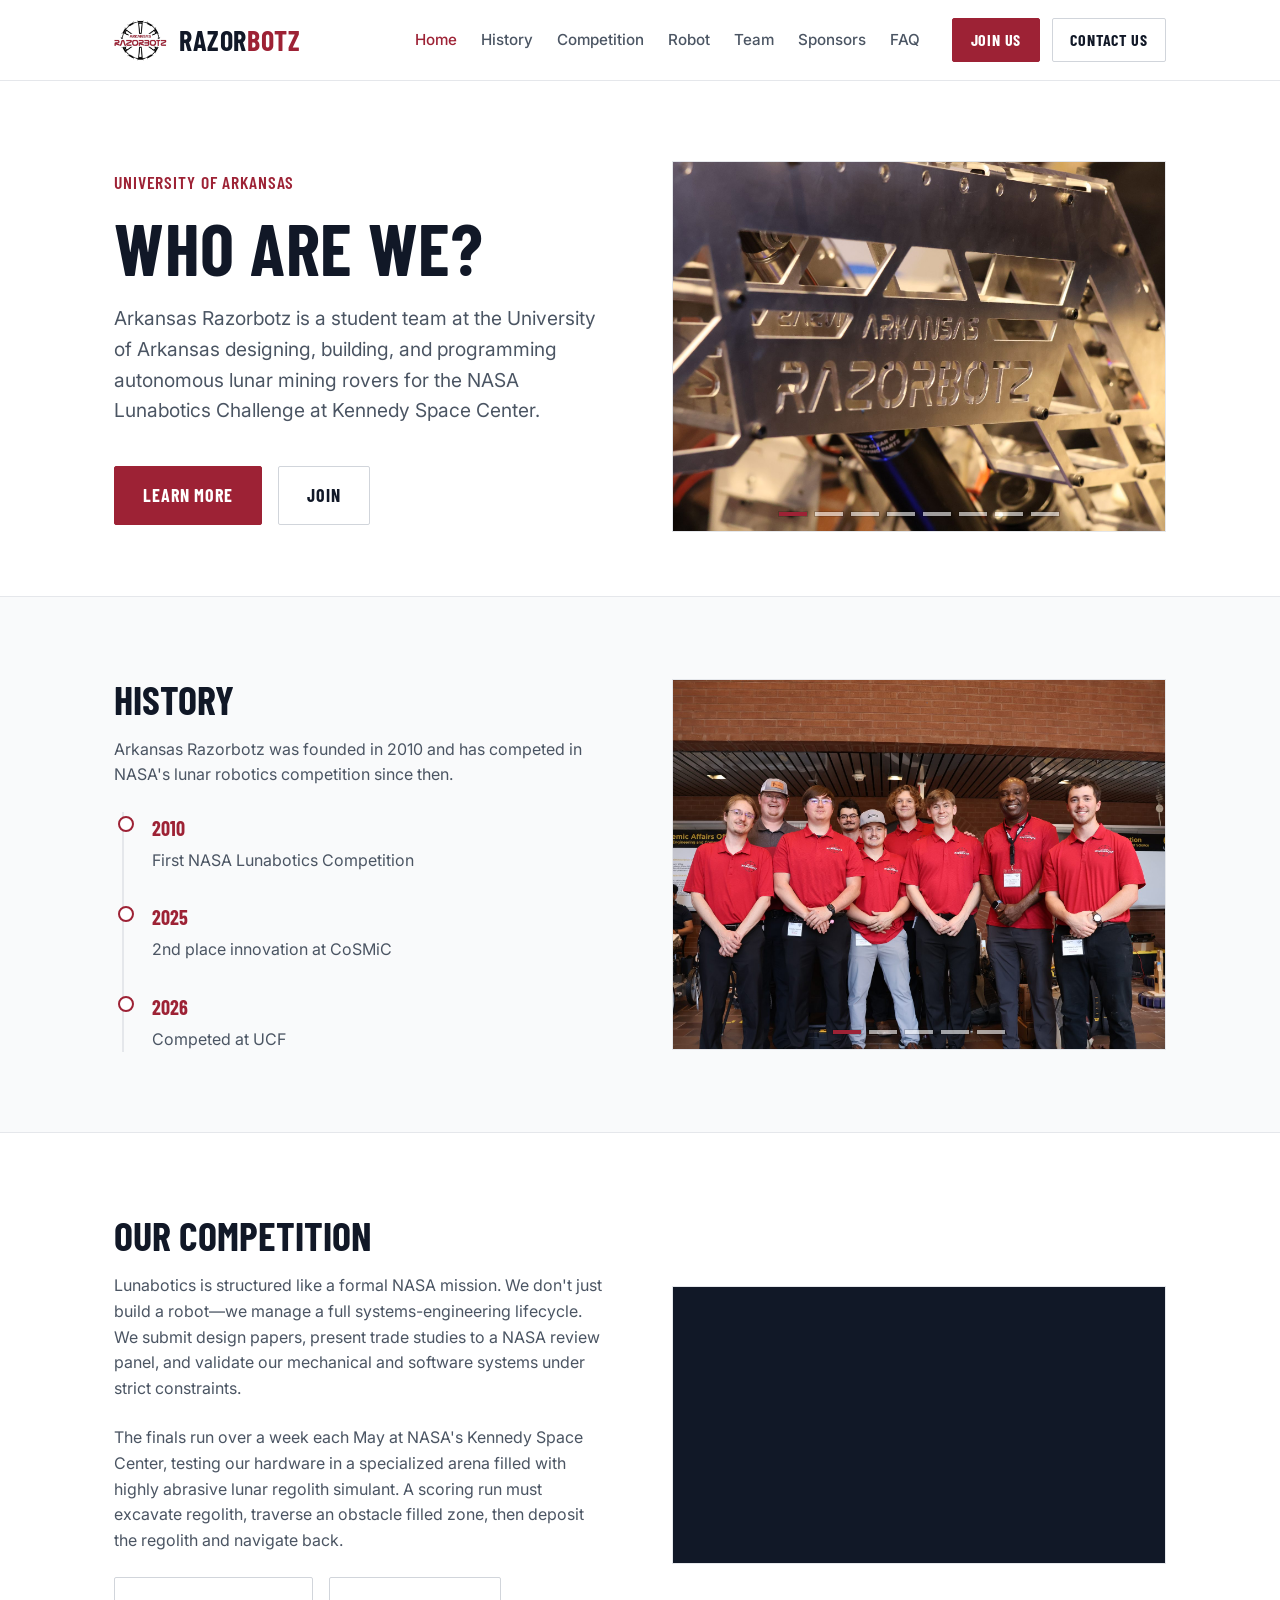
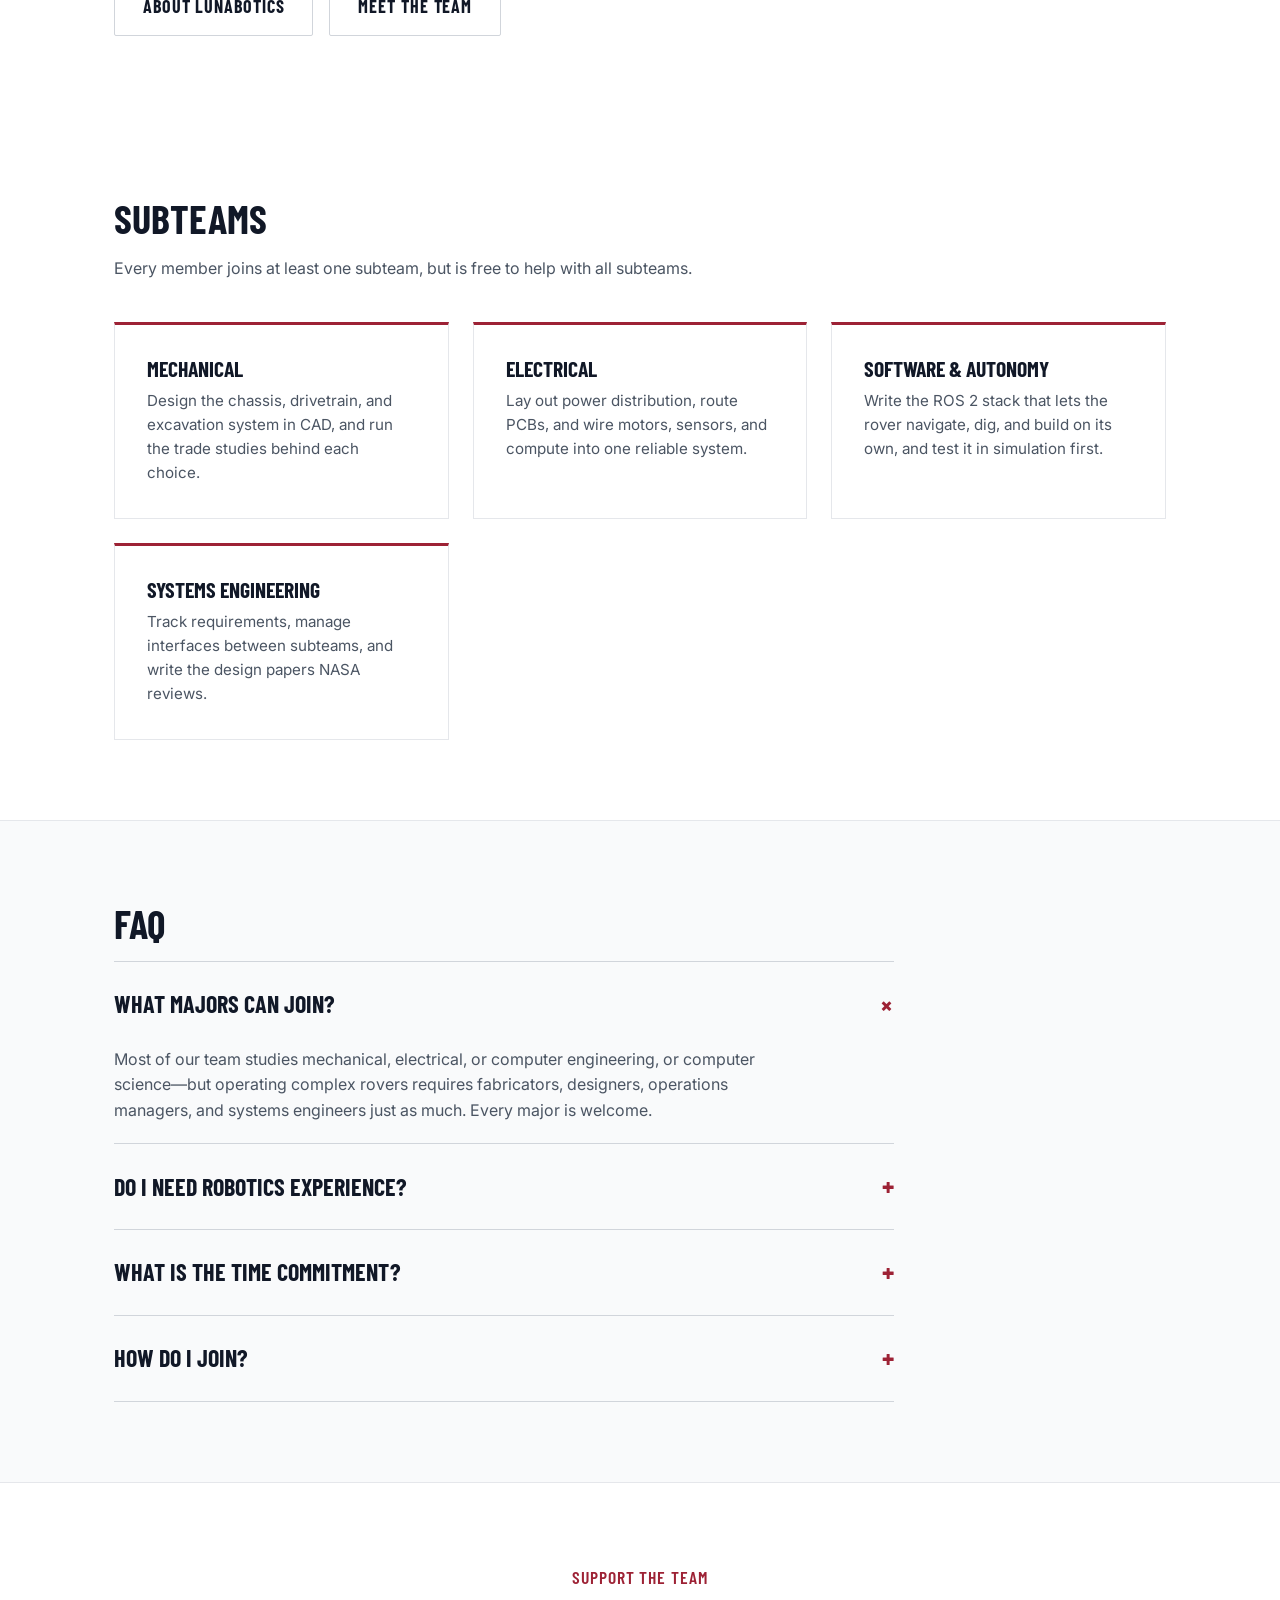
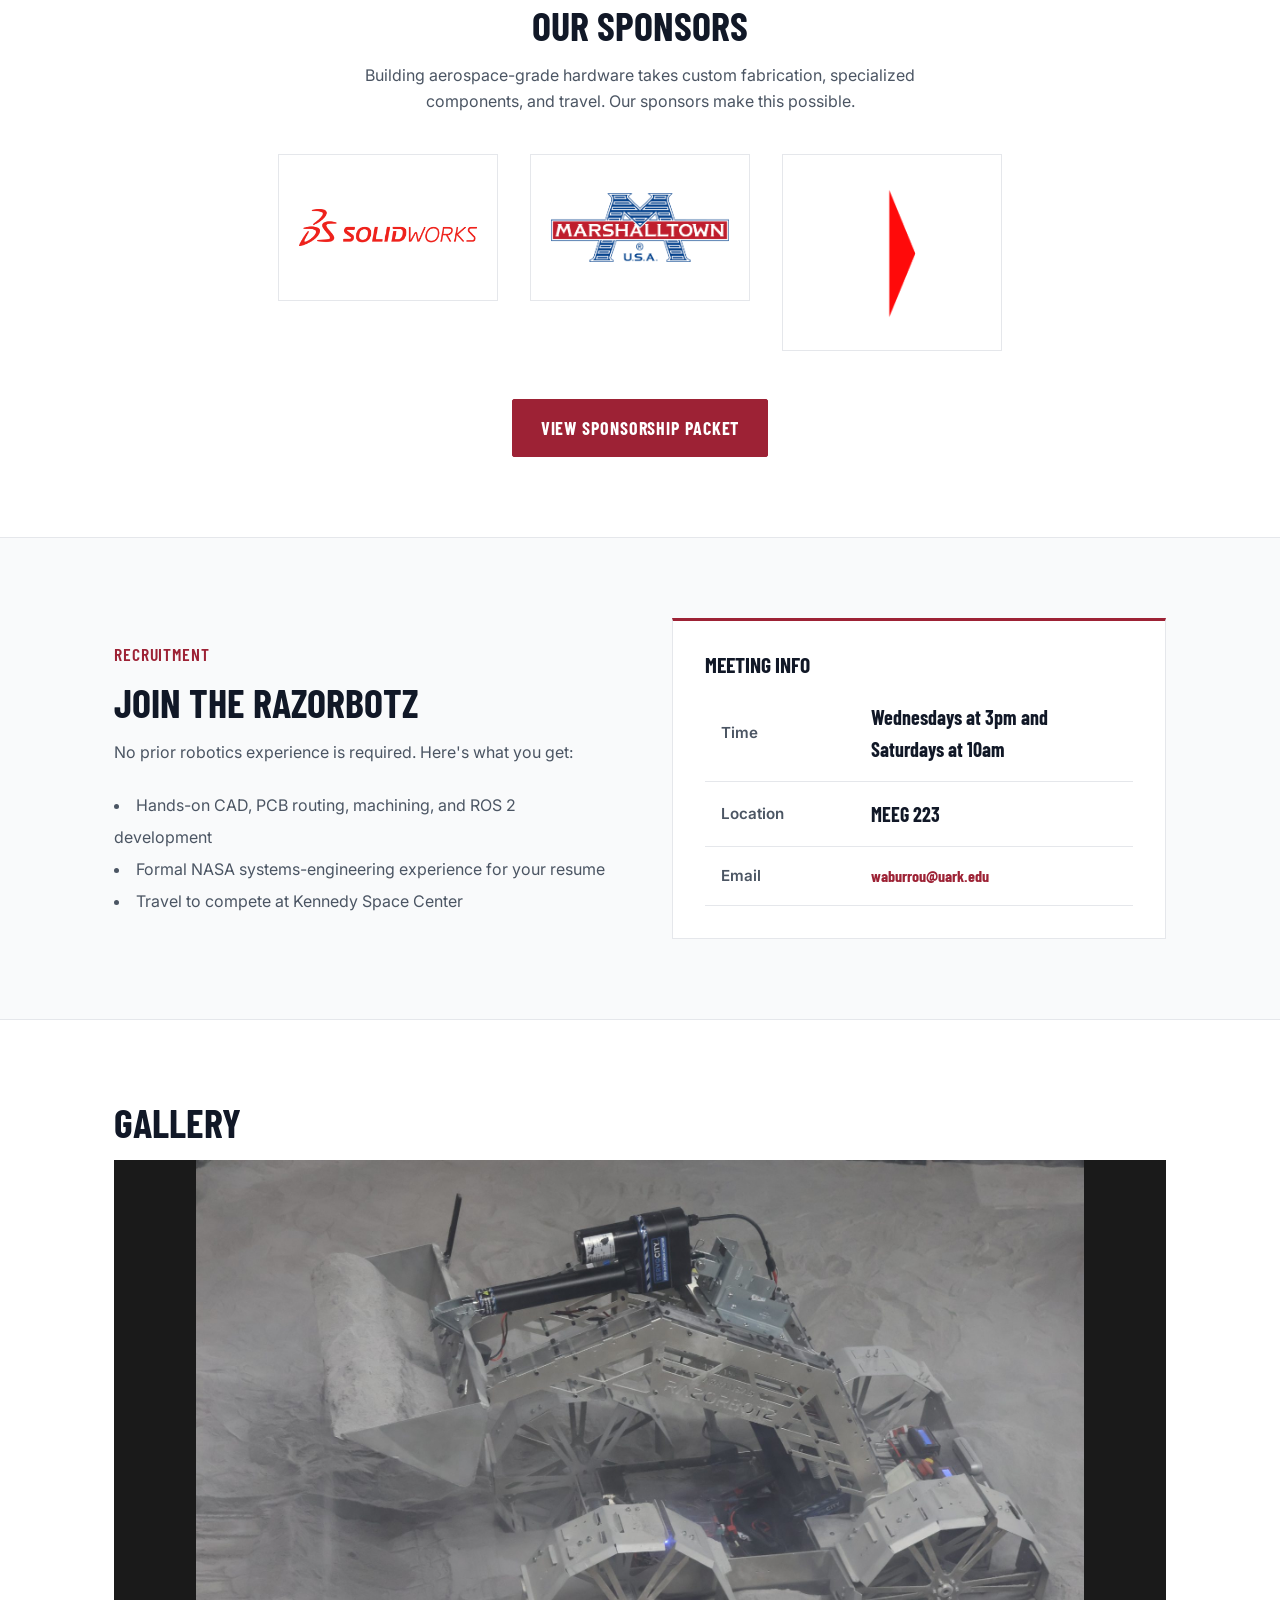
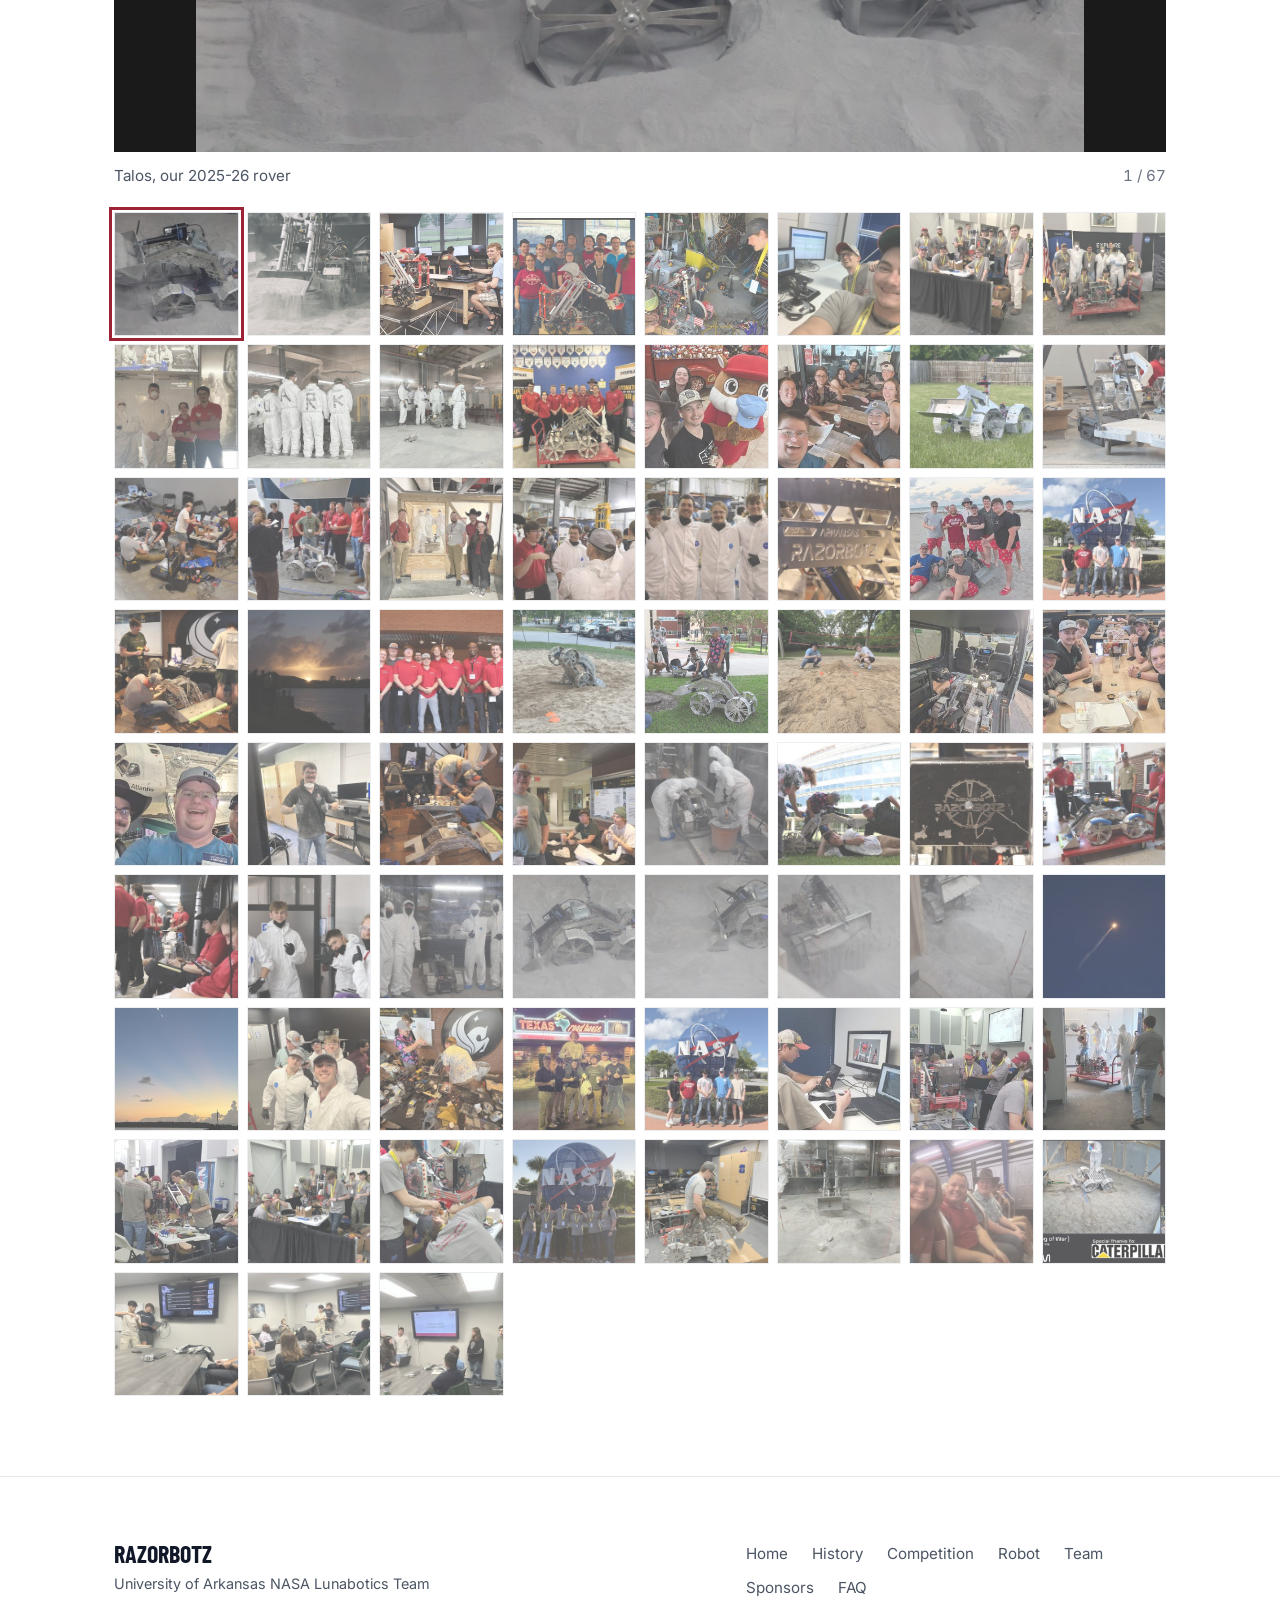
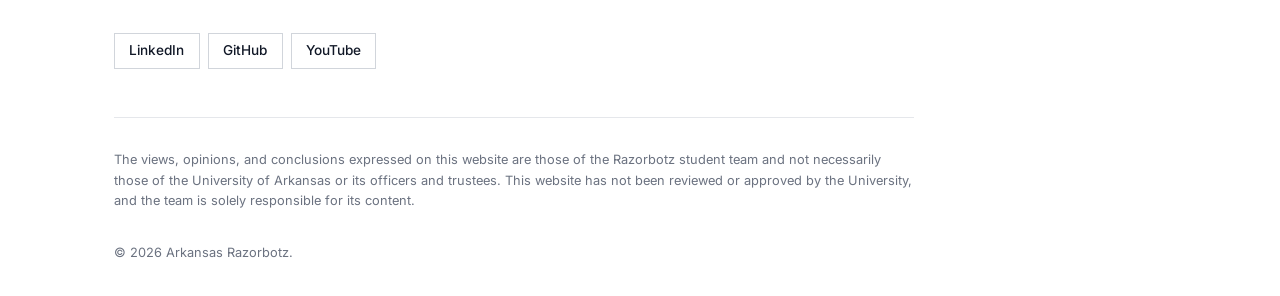
<file: index.html>
<!DOCTYPE html>
<html lang="en">
<head>
  <meta charset="UTF-8">
  <meta name="viewport" content="width=device-width, initial-scale=1.0">
  <title>Arkansas Razorbotz | NASA Lunabotics Team</title>
  <meta name="description" content="University of Arkansas student engineering team designing autonomous lunar mining robots for the NASA Lunabotics Challenge.">
  <link rel="preconnect" href="https://fonts.googleapis.com">
  <link rel="preconnect" href="https://fonts.gstatic.com" crossorigin>
  <link href="https://fonts.googleapis.com/css2?family=Inter:wght@400;500;600&family=Barlow+Condensed:wght@600;700&display=swap" rel="stylesheet">
  <link rel="stylesheet" href="styles.css">
  <meta name="google-site-verification" content="cQweUlanHSynLXRXP4mvd_UgryjTInES_XcFyhuRWds" />
</head>
<body>
  <div id="site-header"></div>

  <main>
    <section id="about" class="hero">
      <div class="container two-column">
        <div class="hero-content">
          <span class="eyebrow">University of Arkansas</span>
          <h1>Who Are We?</h1>
          <p class="lead">Arkansas Razorbotz is a student team at the University of Arkansas designing, building, and programming autonomous lunar mining rovers for the NASA Lunabotics Challenge at Kennedy Space Center.</p>
          <div class="button-group">
            <a href="#history" class="btn btn-primary">Learn More</a>
            <a href="#join" class="btn btn-outline">Join</a>
          </div>
        </div>
        <div class="carousel" data-carousel aria-roledescription="carousel" aria-label="Team history photos">
          <div class="carousel-track">
            <figure class="carousel-slide"><img src="assets/img/2026_Arm.JPG" alt="Talos, our 2025-26 rover"></figure>
            <figure class="carousel-slide"><img src="assets/img/Talos.JPG" alt="Talos, our 2025-26 rover"></figure>
            <figure class="carousel-slide"><img src="assets/img/Sierra_Mk1.PNG" alt="Sierra Mk1 rover"></figure>
            <figure class="carousel-slide"><img src="assets/img/2024_Team_Arena_2.jpg" alt="Team setting up the rover in the competition pit"></figure>
            <figure class="carousel-slide"><img src="assets/img/2022_NASA_Pits.JPG" alt="2022 team in the NASA robopits"></figure>
            <figure class="carousel-slide"><img src="assets/img/2026_Beach.jpg" alt="2026 team with robot on the beach"></figure>
            <figure class="carousel-slide"><img src="assets/img/2026_Pits.JPG" alt="2026 team with robot on the beach"></figure>
            <figure class="carousel-slide"><img src="assets/img/2026_Arena.JPG" alt="2026 team with robot on the beach"></figure>
          </div>
        </div>
      </div>
    </section>

    <!-- HISTORY (timeline + photo carousel) -->
    <section id="history" class="section bg-light">
      <div class="container two-column">
        <div>
          <h2 class="section-title">History</h2>
          <p>Arkansas Razorbotz was founded in 2010 and has competed in NASA's lunar robotics competition since then.</p>
          <div class="timeline">
            <div class="timeline-item">
              <span class="timeline-year">2010</span>
              <p>First NASA Lunabotics Competition</p>
            </div>
            <div class="timeline-item">
              <span class="timeline-year">2025</span>
              <p>2nd place innovation at CoSMiC</p>
            </div>
            <div class="timeline-item">
              <span class="timeline-year">2026</span>
              <p>Competed at UCF</p>
            </div>
          </div>
        </div>

        <div class="carousel" data-carousel aria-roledescription="carousel" aria-label="Team history photos">
          <div class="carousel-track">
            <figure class="carousel-slide"><img src="assets/img/2026_Team.JPG" alt="Team at Kennedy Space Center"></figure>
            <figure class="carousel-slide"><img src="assets/img/2025_Team.JPG" alt="2024 Team"></figure>
            <figure class="carousel-slide"><img src="assets/img/2024_Team.jpg" alt="2024 Team"></figure>
            <figure class="carousel-slide"><img src="assets/img/2022_Team.JPG" alt="2022 Team"></figure>
            <figure class="carousel-slide"><img src="assets/img/2019_Team.png" alt="2019 Team"></figure>
          </div>
        </div>
      </div>
    </section>

    <section id="competition" class="section">
      <div class="container two-column">
        <div>
          <h2 class="section-title">Our Competition</h2>
          <p>Lunabotics is structured like a formal NASA mission. We don't just build a robot—we manage a full systems-engineering lifecycle. We submit design papers, present trade studies to a NASA review panel, and validate our mechanical and software systems under strict constraints.</p>
          <p>The finals run over a week each May at NASA's Kennedy Space Center, testing our hardware in a specialized arena filled with highly abrasive lunar regolith simulant. A scoring run must excavate regolith, traverse an obstacle filled zone, then deposit the regolith and navigate back.</p>
          <div class="button-group">
            <a href="https://www.nasa.gov/learning-resources/lunabotics-challenge/" class="btn btn-outline" target="_blank" rel="noopener">About Lunabotics</a>
            <a href="team.html" class="btn btn-outline">Meet the Team</a>
          </div>
        </div>
          <div class="video-embed"><iframe width="1337" height="752" src="https://www.youtube.com/embed/yz_HrQ0lY8k?list=PLEdO1D87PaRg12RWjT38v-Yv5d9xw9Hot&start=10230" frameborder="0" allow="accelerometer; autoplay; clipboard-write; encrypted-media; gyroscope; picture-in-picture; web-share" referrerpolicy="strict-origin-when-cross-origin" allowfullscreen title="Razorbotz 2026 Competition Run"></iframe></div>
      </div>
    </section>

    <!-- SUBTEAMS -->
    <section id="subteams" class="section">
      <div class="container">
        <h2 class="section-title">Subteams</h2>
        <p class="section-intro">Every member joins at least one subteam, but is free to help with all subteams.</p>
        <div class="grid-3">
          <div class="card">
            <h3 class="card-title">Mechanical</h3>
            <p>Design the chassis, drivetrain, and excavation system in CAD, and run the trade studies behind each choice.</p>
          </div>
          <div class="card">
            <h3 class="card-title">Electrical</h3>
            <p>Lay out power distribution, route PCBs, and wire motors, sensors, and compute into one reliable system.</p>
          </div>
          <div class="card">
            <h3 class="card-title">Software & Autonomy</h3>
            <p>Write the ROS 2 stack that lets the rover navigate, dig, and build on its own, and test it in simulation first.</p>
          </div>
          <div class="card">
            <h3 class="card-title">Systems Engineering</h3>
            <p>Track requirements, manage interfaces between subteams, and write the design papers NASA reviews.</p>
          </div>
        </div>
      </div>
    </section>

    <!-- FAQ -->
    <section id="faq" class="section bg-light">
      <div class="container">
        <h2 class="section-title">FAQ</h2>
        <div class="faq-list">
          <details class="faq-item" open>
            <summary>What majors can join?</summary>
            <p>Most of our team studies mechanical, electrical, or computer engineering, or computer science—but operating complex rovers requires fabricators, designers, operations managers, and systems engineers just as much. Every major is welcome.</p>
          </details>
          <details class="faq-item">
            <summary>Do I need robotics experience?</summary>
            <p>No prior robotics experience is required. If you have experience, you can start contributing right away. If not, the team is developing onboarding and training materials.</p>
          </details>
          <details class="faq-item">
            <summary>What is the time commitment?</summary>
            <p>Meetings last an average of four hours a week, but students often work more than that, especially during the weeks leading up to competition.</p>
          </details>
          <details class="faq-item">
            <summary>How do I join?</summary>
            <p>Come to a meeting—times and location are listed <a href="#join">below</a>—or email us at <a href="mailto:waburrou@uark.edu">waburrou@uark.edu</a>.</p>
          </details>
        </div>
      </div>
    </section>

    <!-- SPONSORS -->
    <section id="sponsors" class="section">
      <div class="container text-center">
        <span class="eyebrow">Support the Team</span>
        <h2 class="section-title">Our Sponsors</h2>
        <p class="section-intro centered">Building aerospace-grade hardware takes custom fabrication, specialized components, and travel. Our sponsors make this possible.</p>

        <div class="sponsor-grid">
          <a class="sponsor-logo" href="https://www.solidworks.com/" target="_blank" rel="noopener">
            <img src="assets/img/SP_SolidWorks.png" alt="SolidWorks">
          </a>
          <a class="sponsor-logo" href="https://marshalltown.com/" target="_blank" rel="noopener">
            <img src="assets/img/SP_Marshalltown.png" alt="Marshalltown">
          </a>
          <a class="sponsor-logo" href="https://convergixautomation.com/" target="_blank" rel="noopener">
            <img src="assets/img/SP_CGX Favicon_White.png" alt="Convergix">
          </a>
          <!--<div class="sponsor-logo sponsor-empty">Your logo here</div>-->
        </div>

        <a href="assets/RazorbotzSponsorPacket.pdf" class="btn btn-primary">View Sponsorship Packet</a>
      </div>
    </section>

    <!-- JOIN -->
    <section id="join" class="section bg-light">
      <div class="container two-column">
        <div>
          <span class="eyebrow">Recruitment</span>
          <h2 class="section-title">Join the Razorbotz</h2>
          <p>No prior robotics experience is required. Here's what you get:</p>
          <ul class="plain-list">
            <li>Hands-on CAD, PCB routing, machining, and ROS 2 development</li>
            <li>Formal NASA systems-engineering experience for your resume</li>
            <li>Travel to compete at Kennedy Space Center</li>
          </ul>
        </div>
        <div class="card">
          <h3 class="card-title">Meeting Info</h3>
          <table class="spec-table flush">
            <tr><th>Time</th><td>Wednesdays at 3pm and Saturdays at 10am</td></tr>
            <tr><th>Location</th><td>MEEG 223</td></tr>
            <tr><th>Email</th><td class="small"><a href="mailto:waburrou@uark.edu">waburrou@uark.edu</a></td></tr>
          </table>
        </div>
      </div>
    </section>

    <!-- PHOTO GALLERY -->
    <section id="gallery" class="section">
      <div class="container">
        <h2 class="section-title">Gallery</h2>
        <div class="gallery" data-gallery data-thumbs="assets/img/thumbs/">
          <div class="gallery-grid">
              <img src="assets/img/Talos.JPG" alt="Talos, our 2025-26 rover" loading="lazy">
              <img src="assets/img/Sierra_Mk1.PNG" alt="Sierra Mk1 rover" loading="lazy">

              <!-- 2019 -->
              <img src="assets/img/2019_Bot.png" alt="Our 2019 rover" loading="lazy">
              <img src="assets/img/2019_Team.png" alt="The 2019 team" loading="lazy">

              <!-- 2022 -->
              <img src="assets/img/2022_Garage.JPG" alt="Working on the rover in the garage, 2022" loading="lazy">
              <img src="assets/img/2022_MC.jpg" alt="Mission control, 2022" loading="lazy">
              <img src="assets/img/2022_NASA_Pits.JPG" alt="In the NASA pits, 2022" loading="lazy">
              <img src="assets/img/2022_Team.JPG" alt="The 2022 team" loading="lazy">

              <!-- 2024 -->
              <img src="assets/img/2024_Initial_Group_2.jpg" alt="The 2024 team at the start of the season" loading="lazy">
              <img src="assets/img/2024_Team_Arena.jpg" alt="The 2024 team at the competition arena" loading="lazy">
              <img src="assets/img/2024_Team_Arena_2.jpg" alt="The 2024 team beside the arena" loading="lazy">
              <img src="assets/img/2024_Team.jpg" alt="The 2024 team" loading="lazy">
              <img src="assets/img/2024_Misc_4.JPG" alt="May 2024" loading="lazy">
              <img src="assets/img/2024_Misc_5.JPG" alt="May 2024" loading="lazy">

              <!-- 2025 -->
              <img src="assets/img/2025_Backyard.jpg" alt="Backyard testing, 2025" loading="lazy">
              <img src="assets/img/2025_Pits.JPEG" alt="In the pits, 2025" loading="lazy">
              <img src="assets/img/2025_Pits_2.JPG" alt="Working in the pits, 2025" loading="lazy">
              <img src="assets/img/2025_Team_Pits.JPG" alt="The 2025 team in the pits" loading="lazy">
              <img src="assets/img/2025_Team.JPG" alt="The 2025 team" loading="lazy">

              <!-- 2026 -->
              <img src="assets/img/2026_Arena.JPG" alt="The rover in the arena, 2026" loading="lazy">
              <img src="assets/img/2026_Arena2.JPG" alt="A run in the arena, 2026" loading="lazy">
              <img src="assets/img/2026_Arm.JPG" alt="The rover's arm, 2026" loading="lazy">
              <img src="assets/img/2026_Beach.jpg" alt="The team at the beach, 2026" loading="lazy">
              <img src="assets/img/2026_NASA.JPG" alt="At NASA's Kennedy Space Center, 2026" loading="lazy">
              <img src="assets/img/2026_Pits.JPG" alt="In the pits, 2026" loading="lazy">
              <img src="assets/img/2026_Rocket.JPG" alt="With a rocket at Kennedy Space Center, 2026" loading="lazy">
              <img src="assets/img/2026_Team.JPG" alt="The 2026 team" loading="lazy">
              <img src="assets/img/2026_Testing.jpg" alt="Testing the rover, 2026" loading="lazy">
              <img src="assets/img/2026_Testing_2.png" alt="More rover testing, 2026" loading="lazy">
              <img src="assets/img/2026_Testing_Berm.JPG" alt="Testing berm construction, 2026" loading="lazy">
              <img src="assets/img/2026_Misc_9.JPG" alt="May 2026" loading="lazy">
              <img src="assets/img/2026_Misc_10.JPG" alt="May 2026" loading="lazy">
              <img src="assets/img/2026_Misc_11.JPG" alt="May 2026" loading="lazy">
              <img src="assets/img/Lab_Cleanup.jpg" alt="Lab cleanup day" loading="lazy">
              <img src="assets/img/2026_Pits_2.JPG" alt="Razorbotz photo" loading="lazy">
              <img src="assets/img/2026_Pits_3.JPG" alt="Razorbotz photo" loading="lazy">
              <img src="assets/img/2026_Arena_3.JPG" alt="Razorbotz photo" loading="lazy">
              <img src="assets/img/2026_Misc.JPG" alt="Razorbotz photo" loading="lazy">
              <img src="assets/img/2026_Misc_2.JPG" alt="Razorbotz photo" loading="lazy">
              <img src="assets/img/2026_Misc_3.JPG" alt="Razorbotz photo" loading="lazy">
              <img src="assets/img/2026_Misc_4.JPG" alt="Razorbotz photo" loading="lazy">
              <img src="assets/img/2026_Misc_5.JPG" alt="Razorbotz photo" loading="lazy">
              <img src="assets/img/2026_Arena_4.JPG" alt="Razorbotz photo" loading="lazy">
              <img src="assets/img/2026_Arena_5.JPG" alt="Razorbotz photo" loading="lazy">
              <img src="assets/img/2026_Arena_6.JPG" alt="Razorbotz photo" loading="lazy">
              <img src="assets/img/2026_Arena_7.JPG" alt="Razorbotz photo" loading="lazy">
              <img src="assets/img/2026_Arena_8.JPG" alt="Razorbotz photo" loading="lazy">
              <img src="assets/img/2026_Rocket_2.JPG" alt="Razorbotz photo" loading="lazy">
              <img src="assets/img/2026_Rocket_3.JPG" alt="Razorbotz photo" loading="lazy">
              <img src="assets/img/2026_Misc_6.JPG" alt="Razorbotz photo" loading="lazy">
              <img src="assets/img/2026_Misc_7.JPG" alt="Razorbotz photo" loading="lazy">
              <img src="assets/img/2026_Misc_8.JPG" alt="Razorbotz photo" loading="lazy">
              <img src="assets/img/2026_NASA_2.JPG" alt="Razorbotz photo" loading="lazy">

              <img src="assets/img/2022_MC_2.JPG" alt="Razorbotz photo" loading="lazy">
              <img src="assets/img/2022_Misc.JPG" alt="Razorbotz photo" loading="lazy">
              <img src="assets/img/2022_Misc_2.JPG" alt="Razorbotz photo" loading="lazy">
              <img src="assets/img/2022_Misc_3.JPG" alt="Razorbotz photo" loading="lazy">
              <img src="assets/img/2022_Misc_4.JPG" alt="Razorbotz photo" loading="lazy">
              <img src="assets/img/2022_Misc_5.JPG" alt="Razorbotz photo" loading="lazy">
              <img src="assets/img/2022_Misc_6.JPG" alt="Razorbotz photo" loading="lazy">

              <img src="assets/img/2024_Misc.JPG" alt="Razorbotz photo" loading="lazy">
              <img src="assets/img/2024_Misc_2.JPG" alt="Razorbotz photo" loading="lazy">
              <img src="assets/img/2024_Misc_3.JPG" alt="Razorbotz photo" loading="lazy">

              <img src="assets/img/2025_Flipped.PNG" alt="Razorbotz photo" loading="lazy">

              <img src="assets/img/2026_PDR_1.jpg" alt="Razorbotz photo" loading="lazy">
              <img src="assets/img/2026_PDR_2.jpg" alt="Razorbotz photo" loading="lazy">
              <img src="assets/img/2026_PDR_3.jpg" alt="Razorbotz photo" loading="lazy">
          </div>
        </div>
      </div>
    </section>
  </main>

  <div id="site-footer"></div>
  <script src="site.js"></script>
</body>
</html>
</file>
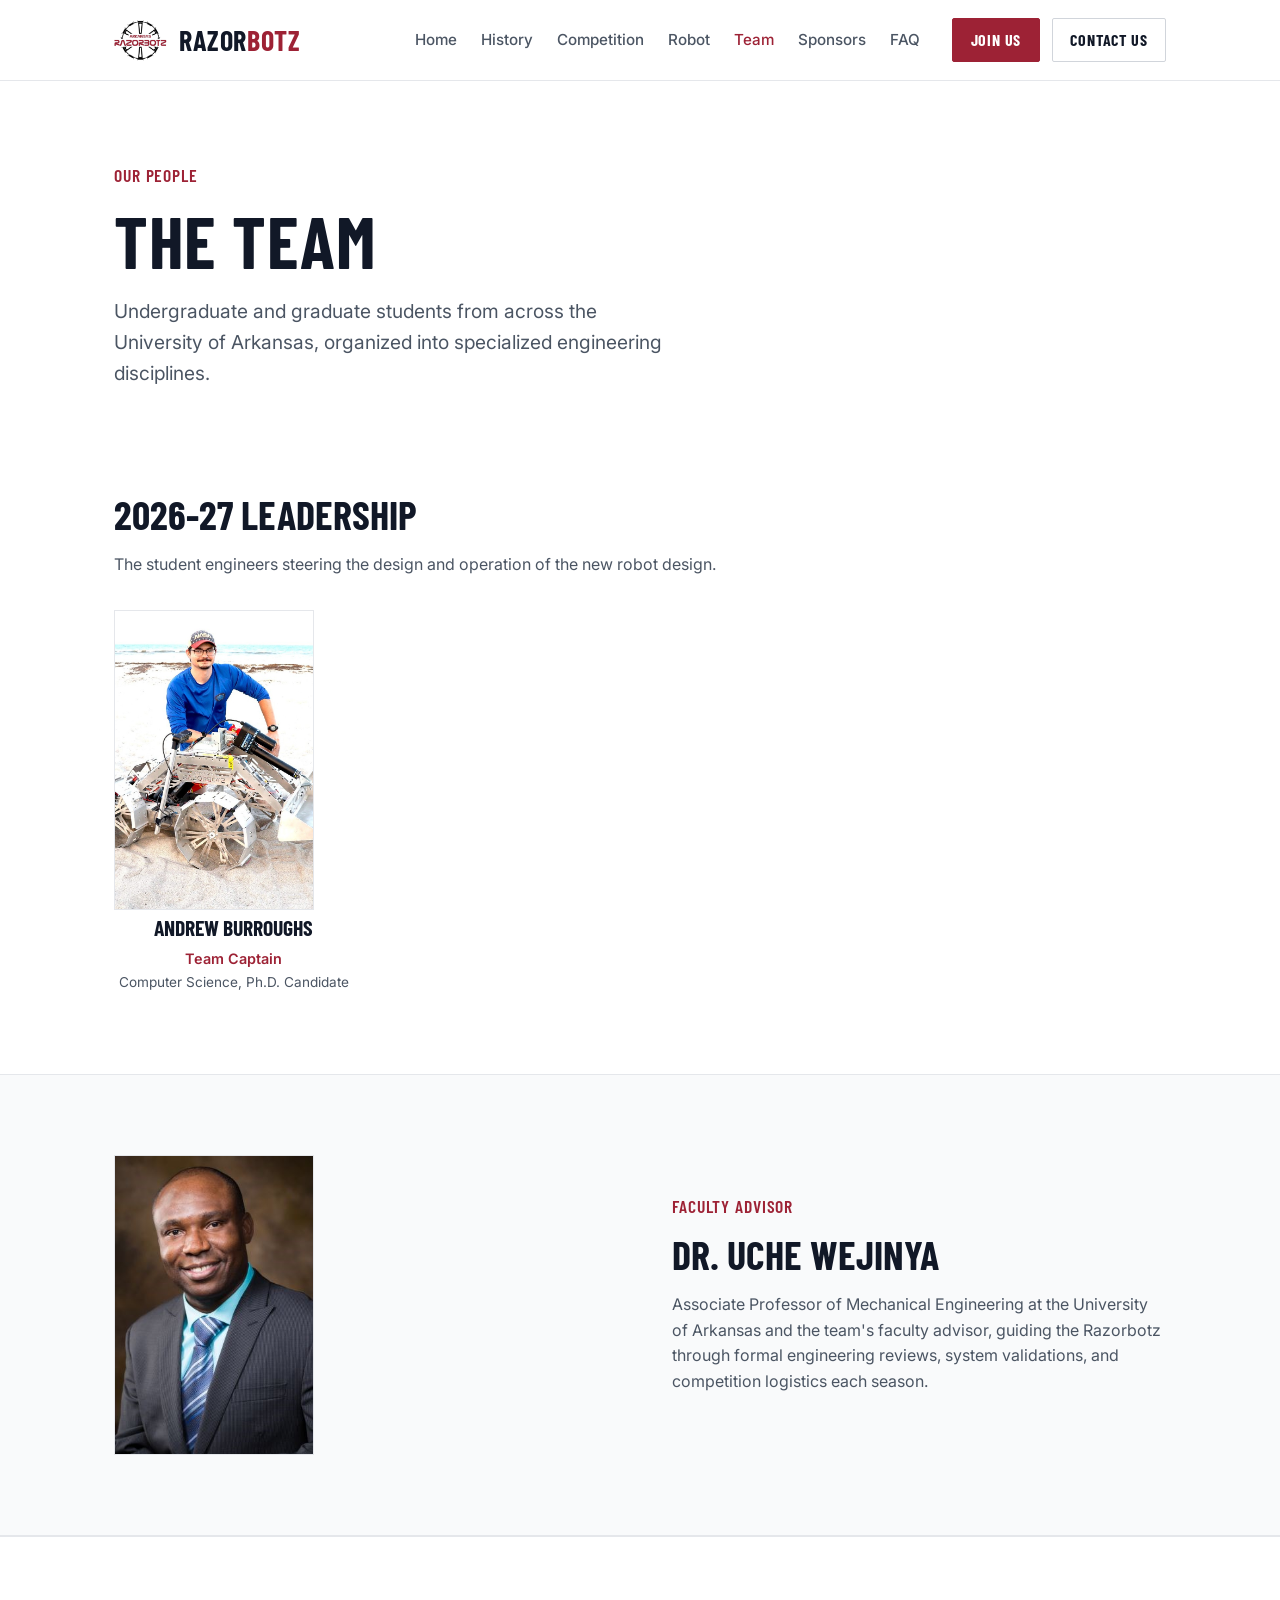
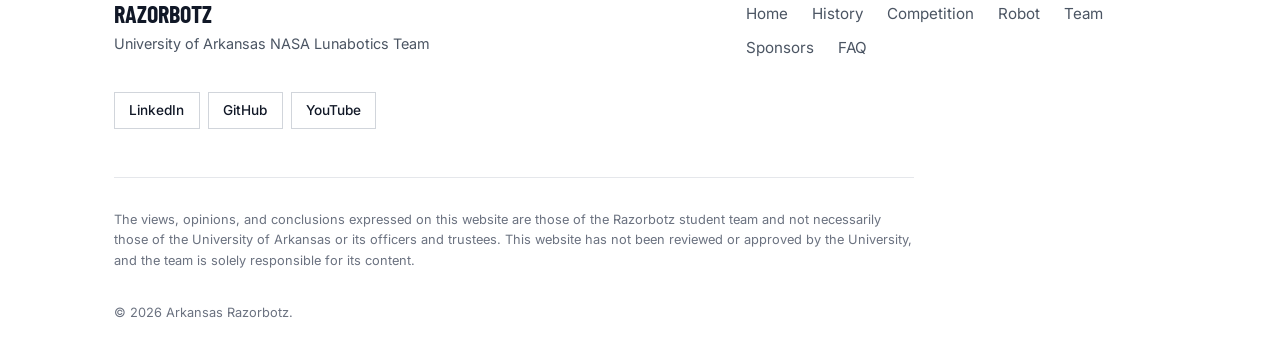
<file: team.html>
<!DOCTYPE html>
<html lang="en">
<head>
  <meta charset="UTF-8">
  <meta name="viewport" content="width=device-width, initial-scale=1.0">
  <title>The Team | Arkansas Razorbotz</title>
  <link rel="preconnect" href="https://fonts.googleapis.com">
  <link rel="preconnect" href="https://fonts.gstatic.com" crossorigin>
  <link href="https://fonts.googleapis.com/css2?family=Inter:wght@400;500;600&family=Barlow+Condensed:wght@600;700&display=swap" rel="stylesheet">
  <link rel="stylesheet" href="styles.css">
</head>
<body>
  <div id="site-header"></div>

  <main>
    <section class="hero">
      <div class="container">
        <div class="hero-content">
          <span class="eyebrow">Our People</span>
          <h1>The Team</h1>
          <p class="lead">Undergraduate and graduate students from across the University of Arkansas, organized into specialized engineering disciplines.</p>
        </div>
      </div>
    </section>

    <section class="section" style="padding-top: 0rem;">
      <div class="container">
        <h2 class="section-title">2026-27 Leadership</h2>
        <p>The student engineers steering the design and operation of the new robot design.</p>
        
        <div class="roster-grid mt-2">
          <div class="member-card">
            <img src="assets/img/A_Burroughs.jpg" alt="Andrew Burroughs" class="image-placeholder" style="object-fit: cover; aspect-ratio: 2/3; height:300px;">
            <div class="member-name">Andrew Burroughs</div>
            <div class="member-role">Team Captain</div>
            <div class="member-major">Computer Science, Ph.D. Candidate</div>
          </div>
        </div>
      </div>
    </section>

    <section class="section bg-light">
      <div class="container two-column">
        <img src="assets/img/uwejinya.jpg" alt="Dr. Uche Wejinya" class="image-placeholder" style="object-fit: cover; aspect-ratio: 2/3; height:300px;">
        
        <div>
          <span class="eyebrow" style="color: var(--cardinal); font-weight: 600;">Faculty Advisor</span>
          <h2 class="section-title">Dr. Uche Wejinya</h2>
          <p>Associate Professor of Mechanical Engineering at the University of Arkansas and the team's faculty advisor, guiding the Razorbotz through formal engineering reviews, system validations, and competition logistics each season.</p>
        </div>
      </div>
    </section>
  </main>

  <div id="site-footer"></div>
  <script src="site.js"></script>
</body>
</html>
</file>
<file: styles.css>
/* ============================================================
   RAZORBOTZ — Minimal Light Theme
   ============================================================ */
:root {
  /* U of A Brand Colors */
  --cardinal: #9D2235;
  --cardinal-dark: #7a1a29;

  /* Grays & Neutrals */
  --text-main: #111827;
  --text-muted: #4b5563;
  --text-light: #6b7280;
  --bg-main: #ffffff;
  --bg-alt: #f9fafb;
  --border-light: #e5e7eb;
  --border-dark: #d1d5db;

  /* Layout */
  --container-width: 1100px;
  --nav-height: 80px;
  --transition: all 0.2s ease-in-out;
}

* { box-sizing: border-box; margin: 0; padding: 0; }

html { scroll-behavior: smooth; scroll-padding-top: calc(var(--nav-height) + 1rem); }
@media (prefers-reduced-motion: reduce) {
  html { scroll-behavior: auto; }
  *, *::before, *::after { transition: none !important; }
}

body {
  font-family: 'Inter', system-ui, sans-serif;
  color: var(--text-main);
  background-color: var(--bg-main);
  line-height: 1.6;
  -webkit-font-smoothing: antialiased;
}

img { max-width: 100%; display: block; }

.container {
  max-width: var(--container-width);
  margin: 0 auto;
  padding: 0 1.5rem;
}

:focus-visible { outline: 2px solid var(--cardinal); outline-offset: 3px; }

/* Typography */
h1, h2, h3, h4 {
  font-family: 'Barlow Condensed', sans-serif;
  text-transform: uppercase;
  font-weight: 700;
  line-height: 1.1;
  margin-bottom: 1rem;
  color: var(--text-main);
}

h1 { font-size: clamp(3rem, 8vw, 4.5rem); letter-spacing: 0.01em; }
h2 { font-size: 2.5rem; }
h3 { font-size: 1.5rem; }
p { margin-bottom: 1.5rem; color: var(--text-muted); }

a { color: var(--cardinal); text-decoration: none; transition: var(--transition); }
a:hover { color: var(--cardinal-dark); }

.eyebrow {
  display: block;
  font-family: 'Barlow Condensed', sans-serif;
  color: var(--cardinal);
  font-size: 1.1rem;
  font-weight: 600;
  margin-bottom: 0.75rem;
  text-transform: uppercase;
  letter-spacing: 0.05em;
}

.section-intro { max-width: 640px; margin-bottom: 2.5rem; }
.section-intro.centered { margin-left: auto; margin-right: auto; }

/* Buttons */
.btn {
  display: inline-flex;
  align-items: center;
  justify-content: center;
  padding: 0.875rem 1.75rem;
  font-family: 'Barlow Condensed', sans-serif;
  font-size: 1.125rem;
  font-weight: 700;
  text-transform: uppercase;
  letter-spacing: 0.05em;
  border-radius: 2px;
  cursor: pointer;
  transition: var(--transition);
}

.btn-sm { padding: 0.5rem 1.1rem; font-size: 1rem; }

.btn-primary { background: var(--cardinal); color: var(--bg-main); border: 1px solid var(--cardinal); }
.btn-primary:hover { background: var(--cardinal-dark); border-color: var(--cardinal-dark); color: var(--bg-main); }

.btn-outline { background: transparent; color: var(--text-main); border: 1px solid var(--border-dark); }
.btn-outline:hover { border-color: var(--text-main); color: var(--text-main); }

.button-group { display: flex; gap: 1rem; flex-wrap: wrap; }
.justify-center { justify-content: center; }
.mt-2 { margin-top: 2rem; }

/* Navigation */
.navbar {
  background: var(--bg-main);
  border-bottom: 1px solid var(--border-light);
  position: sticky;
  top: 0;
  z-index: 100;
}

.nav-container {
  display: flex;
  justify-content: space-between;
  align-items: center;
  height: var(--nav-height);
  gap: 1.5rem;
}

.nav-brand {
  display: flex;
  align-items: center;
  font-family: 'Barlow Condensed', sans-serif;
  font-size: 1.75rem;
  font-weight: 700;
  color: var(--text-main);
  text-transform: uppercase;
  letter-spacing: 0.02em;
  flex-shrink: 0;
}
.nav-brand:hover { color: var(--text-main); }
.nav-brand span { color: var(--cardinal); }
.nav-logo { height: 42px; width: auto; margin-right: 12px; }

.nav-menu { display: flex; align-items: center; gap: 2rem; }

.nav-links { display: flex; gap: 1.5rem; list-style: none; }
.nav-links a {
  font-weight: 500;
  color: var(--text-muted);
  font-size: 0.95rem;
}
.nav-links a:hover, .nav-links a.active { color: var(--cardinal); }

.nav-actions { display: flex; gap: 0.75rem; }

.nav-toggle {
  display: none;
  background: none;
  border: 0;
  width: 44px;
  height: 44px;
  padding: 10px;
  cursor: pointer;
  flex-direction: column;
  justify-content: space-between;
}
.nav-toggle span {
  display: block;
  height: 2px;
  background: var(--text-main);
  transition: var(--transition);
}
.nav-open .nav-toggle span:nth-child(1) { transform: translateY(10px) rotate(45deg); }
.nav-open .nav-toggle span:nth-child(2) { opacity: 0; }
.nav-open .nav-toggle span:nth-child(3) { transform: translateY(-10px) rotate(-45deg); }

/* Hero / Who Are We */
.hero {
  background-color: var(--bg-main);
  padding: 5rem 0 4rem;
}

.hero-content { max-width: 560px; }

.hero .lead {
  font-size: 1.2rem;
  color: var(--text-muted);
  margin-bottom: 2.5rem;
}

/* Standard Sections */
.section { padding: 5rem 0; }
.bg-light { background-color: var(--bg-alt); border-top: 1px solid var(--border-light); border-bottom: 1px solid var(--border-light); }
.text-center { text-align: center; }

/* Layout Grids */
.two-column { display: grid; grid-template-columns: 1fr 1fr; gap: 4rem; align-items: center; }
.grid-3 { display: grid; grid-template-columns: repeat(auto-fit, minmax(280px, 1fr)); gap: 1.5rem; }

/* Cards */
.card {
  background: var(--bg-main);
  padding: 2rem;
  border: 1px solid var(--border-light);
  border-top: 3px solid var(--cardinal);
}
.card-title { font-size: 1.35rem; margin-bottom: 0.5rem; }
.card p { margin-bottom: 0; font-size: 0.95rem; }

/* Carousel */
.carousel {
  position: relative;
  aspect-ratio: 4 / 3;
  overflow: hidden;
  background: var(--bg-alt);
  border: 1px solid var(--border-light);
}
.carousel-track {
  display: flex;
  height: 100%;
  transition: transform 0.4s ease;
  will-change: transform;
}
.carousel-slide { position: relative; flex: 0 0 100%; height: 100%; }

/* Spinner while a slide's photo is still downloading */
.carousel-slide.loading::after {
  content: "";
  position: absolute;
  top: 50%;
  left: 50%;
  width: 32px;
  height: 32px;
  margin: -16px 0 0 -16px;
  border: 3px solid rgba(255, 255, 255, 0.25);
  border-top-color: var(--cardinal);
  border-radius: 50%;
  animation: spin 0.8s linear infinite;
}
@keyframes spin { to { transform: rotate(360deg); } }
.carousel-slide img { width: 100%; height: 100%; object-fit: cover; }

.carousel-btn {
  position: absolute;
  top: 50%;
  transform: translateY(-50%);
  width: 44px;
  height: 44px;
  border: 0;
  background: rgba(255, 255, 255, 0.85);
  color: var(--text-main);
  font-size: 1.75rem;
  line-height: 1;
  cursor: pointer;
  opacity: 0;
  transition: var(--transition);
}
.carousel-prev { left: 0.75rem; }
.carousel-next { right: 0.75rem; }
.carousel:hover .carousel-btn,
.carousel:focus-within .carousel-btn { opacity: 1; }
.carousel-btn:hover { background: var(--bg-main); color: var(--cardinal); }

.carousel-dots {
  position: absolute;
  bottom: 0.9rem;
  left: 0;
  right: 0;
  display: flex;
  justify-content: center;
  gap: 0.5rem;
}
.carousel-dots button {
  width: 28px;
  height: 4px;
  border: 0;
  background: rgba(255, 255, 255, 0.6);
  box-shadow: 0 0 0 1px rgba(0, 0, 0, 0.15);
  cursor: pointer;
}
.carousel-dots button.active { background: var(--cardinal); }

/* Touch devices: always show arrows */
@media (hover: none) { .carousel-btn { opacity: 1; } }

/* Photo frame + missing-image placeholder */
.photo-frame { border: 1px solid var(--border-light); background: var(--bg-alt); }
.photo-frame img { width: 100%; height: auto; }

.img-fallback {
  width: 100%;
  height: 100%;
  min-height: 200px;
  display: grid;
  place-items: center;
  padding: 1rem;
  text-align: center;
  background: var(--bg-alt);
  color: var(--text-light);
  font-family: 'Barlow Condensed', sans-serif;
  font-size: 1.1rem;
  text-transform: uppercase;
  letter-spacing: 0.05em;
}

/* Video */
.video-embed {
  position: relative;
  aspect-ratio: 16 / 9;
  background: var(--text-main);
  border: 1px solid var(--border-light);
}
.video-embed iframe { position: absolute; inset: 0; width: 100%; height: 100%; border: 0; }
.video-placeholder {
  display: grid;
  place-items: center;
  color: var(--border-dark);
  font-family: 'Barlow Condensed', sans-serif;
  font-size: 1.25rem;
  text-transform: uppercase;
  letter-spacing: 0.05em;
}

/* Timeline */
.timeline { border-left: 2px solid var(--border-light); padding-left: 1.75rem; margin-left: 0.5rem; }
.timeline-item { position: relative; padding-bottom: 1.75rem; }
.timeline-item:last-child { padding-bottom: 0; }
.timeline-item p { margin-bottom: 0; }
.timeline-item::before { content: ""; position: absolute; left: -2.15rem; top: 0.3rem; width: 12px; height: 12px; background: var(--bg-main); border: 2px solid var(--cardinal); border-radius: 50%; }
.timeline-year { font-family: 'Barlow Condensed', sans-serif; font-size: 1.25rem; font-weight: 700; color: var(--cardinal); margin-bottom: 0.25rem; display: block; }

/* FAQ */
.faq-list { max-width: 780px; border-top: 1px solid var(--border-dark); }
.faq-item { border-bottom: 1px solid var(--border-dark); }
.faq-item summary {
  list-style: none;
  cursor: pointer;
  display: flex;
  justify-content: space-between;
  align-items: center;
  gap: 1rem;
  padding: 1.25rem 0;
  font-family: 'Barlow Condensed', sans-serif;
  font-size: 1.5rem;
  font-weight: 700;
  text-transform: uppercase;
  color: var(--text-main);
}
.faq-item summary::-webkit-details-marker { display: none; }
.faq-item summary::after {
  content: "+";
  font-size: 1.75rem;
  color: var(--cardinal);
  transition: var(--transition);
}
.faq-item[open] summary::after { transform: rotate(45deg); }
.faq-item summary:hover { color: var(--cardinal); }
.faq-item p { padding-bottom: 1.25rem; margin-bottom: 0; max-width: 680px; }

/* Sponsors */
.sponsor-grid {
  display: grid;
  grid-template-columns: repeat(auto-fit, minmax(180px, 220px));
  justify-content: center;
  gap: 2rem;
  margin: 2.5rem 0 3rem;
}
.sponsor-logo {
  aspect-ratio: 3 / 2;
  display: grid;
  place-items: center;
  padding: 1.25rem;
  border: 1px solid var(--border-light);
  background: var(--bg-main);
}
.sponsor-logo img { max-height: 100%; width: 100%; object-fit: contain; }
a.sponsor-logo:hover { border-color: var(--border-dark); }
.sponsor-empty {
  border-style: dashed;
  color: var(--text-light);
  font-family: 'Barlow Condensed', sans-serif;
  text-transform: uppercase;
  letter-spacing: 0.05em;
}

/* Join */
.plain-list { list-style-position: inside; color: var(--text-muted); line-height: 2; }

/* Gallery: large viewer + thumbnail grid */
.gallery-viewer {
  aspect-ratio: 16 / 9;
  background: #1a1a1a;
  border: 0;
}
/* Show whole photos (no cropping) since they're mixed portrait/landscape */
.gallery-viewer .carousel-slide img { object-fit: contain; }
.gallery-viewer .img-fallback { background: #1a1a1a; color: var(--text-light); }
/* The thumbnails replace the dots here */
.gallery-viewer .carousel-dots { display: none; }

.gallery-caption {
  display: flex;
  justify-content: space-between;
  align-items: baseline;
  gap: 1rem;
  margin: 0.75rem 0 1.5rem;
  font-size: 0.95rem;
}
.gallery-count {
  flex-shrink: 0;
  color: var(--text-light);
  font-variant-numeric: tabular-nums;
}

.gallery-grid {
  display: grid;
  grid-template-columns: repeat(auto-fill, minmax(110px, 1fr));
  gap: 0.5rem;
}
.gallery-thumb {
  aspect-ratio: 1 / 1;
  padding: 0;
  border: 1px solid var(--border-light);
  background: var(--bg-alt);
  overflow: hidden;
  cursor: pointer;
  opacity: 0.7;
  transition: opacity 0.15s ease;
}
.gallery-thumb:hover { opacity: 1; }
.gallery-thumb.active { opacity: 1; outline: 3px solid var(--cardinal); outline-offset: 2px; }
.gallery-thumb img,
.gallery-thumb .img-fallback {
  width: 100%;
  height: 100%;
  min-height: 0;
  object-fit: cover;
  font-size: 0.75rem;
}

/* Spec Table */
.spec-table { width: 100%; border-collapse: collapse; margin-bottom: 2rem; }
.spec-table.flush { margin-bottom: 0; }
.spec-table th, .spec-table td { padding: 1rem; border-bottom: 1px solid var(--border-light); text-align: left; }
.spec-table th { font-weight: 600; color: var(--text-muted); width: 35%; font-size: 0.95rem; }
.spec-table td { font-family: 'Barlow Condensed', sans-serif; font-size: 1.25rem; font-weight: 700; color: var(--text-main); }
.spec-table td.small { font-size: 1rem; }

/* Footer */
.site-footer {
  background: var(--bg-main);
  color: var(--text-muted);
  padding: 4rem 0 2rem;
  border-top: 1px solid var(--border-light);
}
.footer-grid {
  display: flex;
  justify-content: space-between;
  flex-wrap: wrap;
  gap: 2rem;
  margin-bottom: 3rem;
}
.footer-brand h3 { margin-bottom: 0.25rem; }
.footer-brand p { font-size: 0.9rem; margin: 0; }

.footer-nav { display: flex; flex-wrap: wrap; gap: 0.5rem 1.5rem; list-style: none; max-width: 420px; }
.footer-nav a { color: var(--text-muted); font-size: 0.95rem; }
.footer-nav a:hover { color: var(--cardinal); }

.footer-social { display: flex; flex-wrap: wrap; gap: 0.5rem; list-style: none; align-self: flex-start; }
.footer-social a {
  display: inline-block;
  padding: 0.4rem 0.9rem;
  border: 1px solid var(--border-dark);
  color: var(--text-main);
  font-size: 0.85rem;
  font-weight: 500;
}
.footer-social a:hover { border-color: var(--cardinal); color: var(--cardinal); }

.footer-disclaimer {
  font-size: 0.8rem;
  color: var(--text-light);
  border-top: 1px solid var(--border-light);
  padding-top: 2rem;
  max-width: 800px;
}
.footer-disclaimer p { color: var(--text-light); margin-bottom: 0; }

/* Team Roster (used on team.html) */
.roster-grid { display: grid; grid-template-columns: repeat(auto-fill, minmax(200px, 1fr)); gap: 2rem; }
.member-card { text-align: center; }
.member-photo { width: 100%; aspect-ratio: 1/1; background: var(--bg-alt); border: 1px solid var(--border-light); border-radius: 4px; margin-bottom: 1.25rem; display: grid; place-items: center; color: var(--text-light); }
.member-name { font-family: 'Barlow Condensed', sans-serif; font-size: 1.35rem; font-weight: 700; margin-bottom: 0.15rem; color: var(--text-main); text-transform: uppercase; }
.member-role { color: var(--cardinal); font-size: 0.9rem; font-weight: 600; margin-bottom: 0.15rem; }
.member-major { color: var(--text-muted); font-size: 0.85rem; }

/* Responsive */
@media (max-width: 1000px) {
  .nav-toggle { display: flex; }
  .nav-menu {
    display: none;
    position: absolute;
    top: var(--nav-height);
    left: 0;
    right: 0;
    flex-direction: column;
    align-items: stretch;
    gap: 1.5rem;
    padding: 1.5rem;
    background: var(--bg-main);
    border-bottom: 1px solid var(--border-light);
  }
  .nav-open .nav-menu { display: flex; }
  .nav-links { flex-direction: column; gap: 0; }
  .nav-links a { display: block; padding: 0.75rem 0; font-size: 1.05rem; border-bottom: 1px solid var(--border-light); }
  .nav-actions .btn { flex: 1; }
}

@media (max-width: 768px) {
  .two-column { grid-template-columns: 1fr; gap: 2.5rem; }
  .hero { padding: 3rem 0; }
  .section { padding: 3.5rem 0; }
  h2 { font-size: 2.1rem; }
}

/* Kept from the previous stylesheet in case team.html uses them */
.grid-4 { display: grid; grid-template-columns: repeat(auto-fit, minmax(240px, 1fr)); gap: 2rem; margin-top: 3rem; }
.image-placeholder { background: var(--bg-alt); aspect-ratio: 4/3; display: flex; align-items: center; justify-content: center; color: var(--text-light); font-family: 'Barlow Condensed', sans-serif; text-transform: uppercase; letter-spacing: 0.05em; border: 1px solid var(--border-light); }
.link-arrow { font-weight: 600; display: inline-flex; align-items: center; color: var(--cardinal); }
.link-arrow:hover { transform: translateX(5px); color: var(--cardinal-dark); }
.cta-section { background: var(--bg-alt); padding: 6rem 0; border-top: 1px solid var(--border-light); }
.cta-section p { max-width: 600px; margin: 0 auto 2rem auto; }
.bg-main { background: var(--bg-main); }
/* Video slides in carousels */
.carousel-slide:has(video, iframe) { background: #000; }
.carousel-slide video,
.carousel-slide iframe { width: 100%; height: 100%; border: 0; display: block; object-fit: contain; }
/* On a video slide, move the dots to the top so they don't cover the player controls */
.carousel.on-video .carousel-dots { top: 0.9rem; bottom: auto; }
</file>
